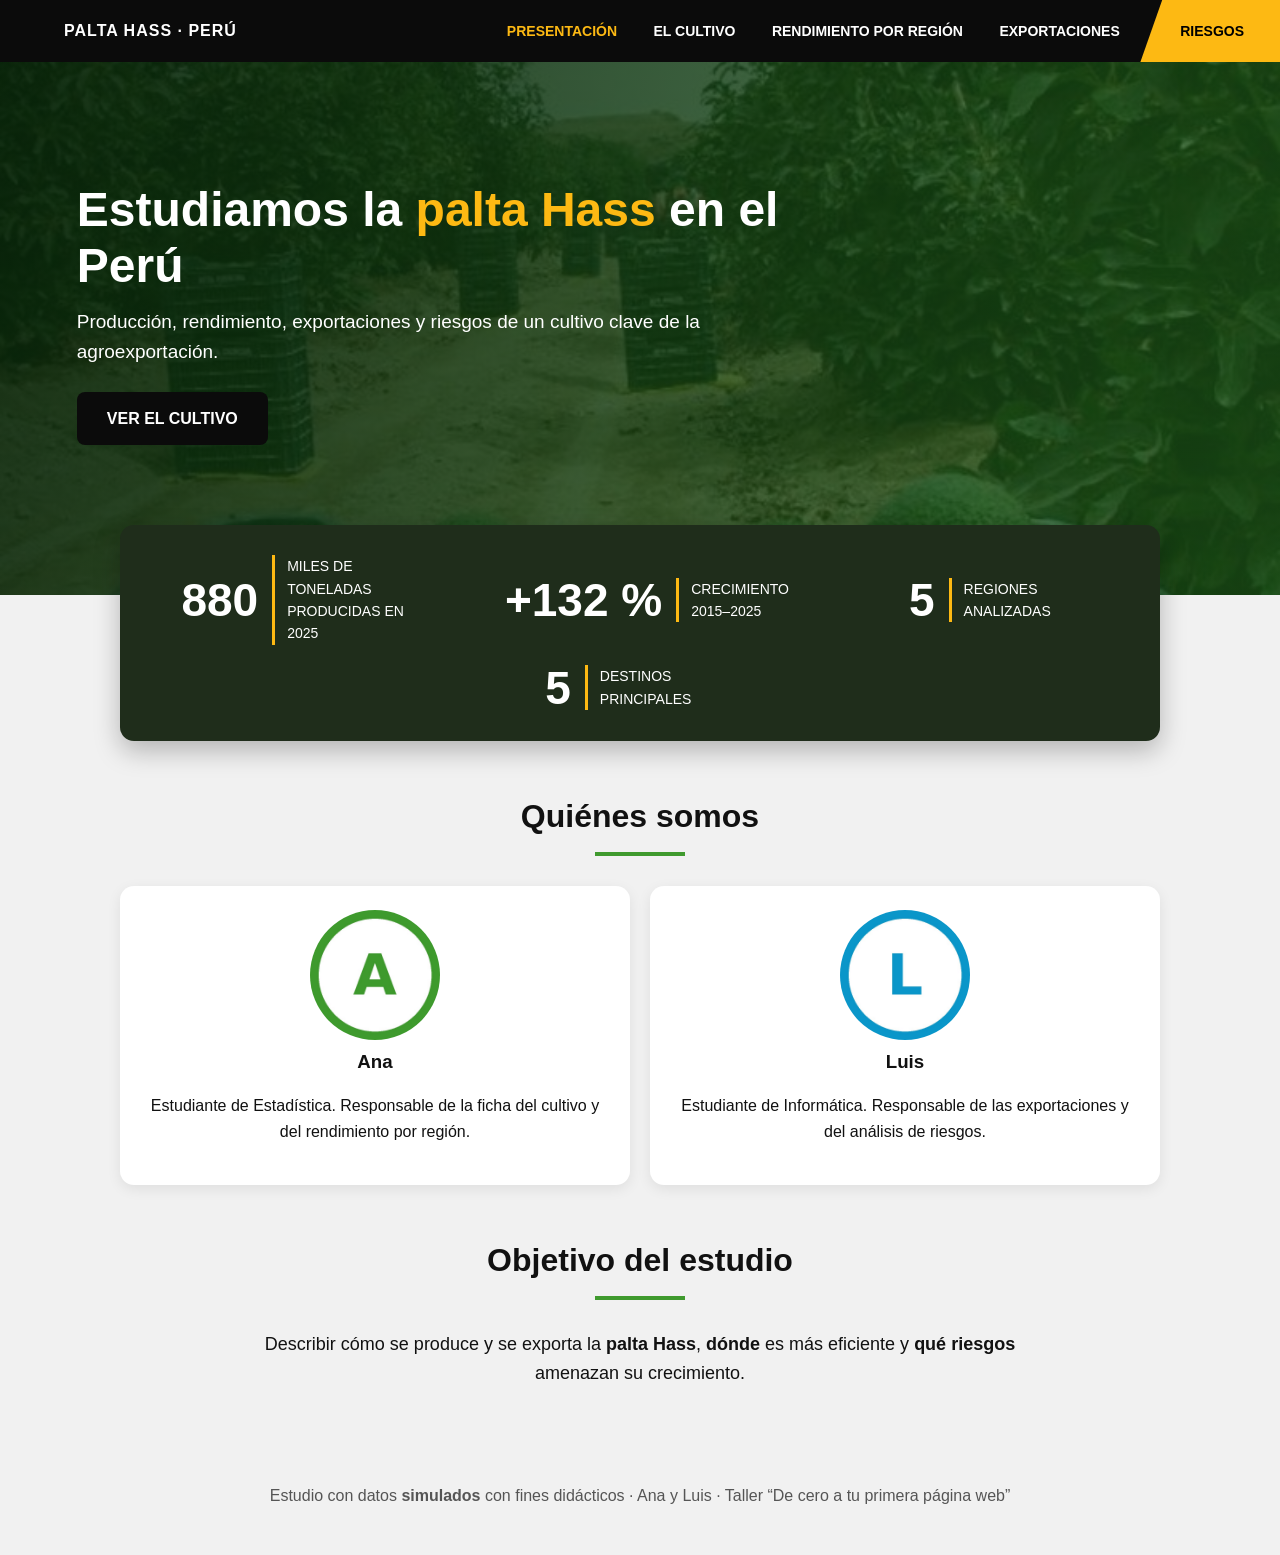
<file: index.html>
<!DOCTYPE html>
<html lang="es">
<head>
  <meta charset="UTF-8">
  <meta name="viewport" content="width=device-width, initial-scale=1.0">
  <title>Estudiamos la palta Hass en el Perú · Palta Hass</title>
  <link rel="stylesheet" href="styles.css">
</head>
<body>
  <header>
    <nav>
      <strong>PALTA HASS · PERÚ</strong>
      <div>
        <a href="index.html" class="activo">Presentación</a>
        <a href="cultivo.html">El cultivo</a>
        <a href="regiones.html">Rendimiento por región</a>
        <a href="exportaciones.html">Exportaciones</a>
        <a href="riesgos.html" class="cta">Riesgos</a>
      </div>
    </nav>
    <div class="hero inicio"><h1>Estudiamos la <span>palta Hass</span> en el Perú</h1>
      <p>Producción, rendimiento, exportaciones y riesgos de un cultivo clave de la agroexportación.</p><a class="btn" href="cultivo.html">VER EL CULTIVO</a></div>
  </header>
  <main>
    <section class="franja"><div class="cifras"><div class="cifra"><b>880</b><span>miles de toneladas producidas en 2025</span></div><div class="cifra"><b>+132 %</b><span>crecimiento 2015–2025</span></div><div class="cifra"><b>5</b><span>regiones analizadas</span></div><div class="cifra"><b>5</b><span>destinos principales</span></div></div></section>
    <section>
      <h2>Quiénes somos</h2>
      <div class="grid">
        <article class="card persona"><img src="img/foto-a.jpeg" alt="Foto de Ana"><h3>Ana</h3><p>Estudiante de Estadística. Responsable de la ficha del cultivo y del rendimiento por región.</p></article>
      <article class="card persona"><img src="img/foto-b.jpeg" alt="Foto de Luis"><h3>Luis</h3><p>Estudiante de Informática. Responsable de las exportaciones y del análisis de riesgos.</p></article>
      </div>
    </section>
    <section>
      <h2>Objetivo del estudio</h2>
      <p class="centro">Describir cómo se produce y se exporta la <strong>palta Hass</strong>, <strong>dónde</strong> es más eficiente y <strong>qué riesgos</strong> amenazan su crecimiento.</p>
    </section>
  </main>
  <footer><p>Estudio con datos <strong>simulados</strong> con fines didácticos · Ana y Luis · Taller “De cero a tu primera página web”</p></footer>
</body>
</html>
</file>
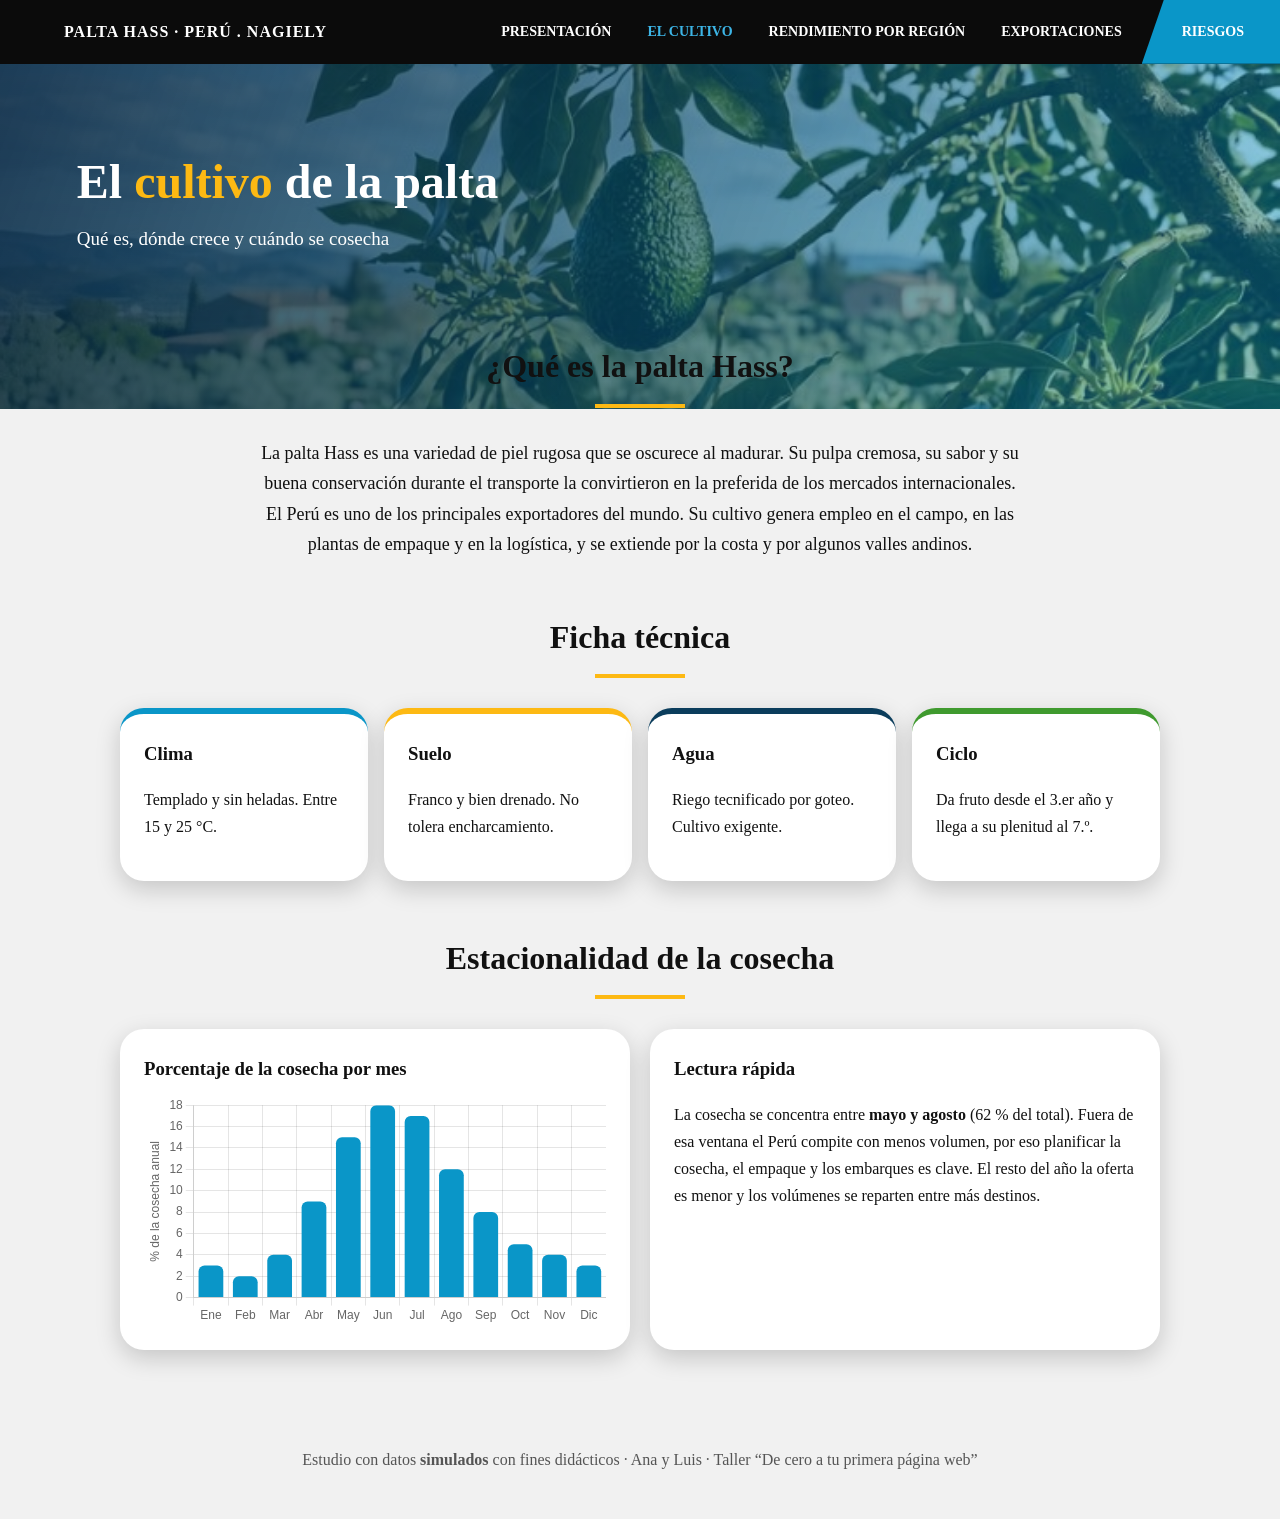
<file: cultivo.html>
<!DOCTYPE html>
<html lang="es">
<head>
  <meta charset="UTF-8">
  <meta name="viewport" content="width=device-width, initial-scale=1.0">
  <title>El cultivo de la palta · Palta Hass</title>
  <link rel="stylesheet" href="styles.css">
  <link rel="stylesheet" href="estilo-a.css">
</head>
<body>
  <header>
    <nav>
      <strong>PALTA HASS · PERÚ . NAGIELY</strong>
      <div>
        <a href="index.html">Presentación</a>
        <a href="cultivo.html" class="activo">El cultivo</a>
        <a href="regiones.html">Rendimiento por región</a>
        <a href="exportaciones.html">Exportaciones</a>
        <a href="riesgos.html" class="cta">Riesgos</a>
      </div>
    </nav>
    <div class="hero cultivo">
      <h1>El <span>cultivo</span> de la palta</h1>
      <p>Qué es, dónde crece y cuándo se cosecha</p>
    </div>
  </header>
  <main>
    <section>
      <h2>¿Qué es la palta Hass?</h2>
      <p class="centro">La palta Hass es una variedad de piel rugosa que se oscurece al madurar. Su pulpa cremosa, su sabor y su buena conservación durante el transporte la convirtieron en la preferida de los mercados internacionales.</p>
      <p class="centro">El Perú es uno de los principales exportadores del mundo. Su cultivo genera empleo en el campo, en las plantas de empaque y en la logística, y se extiende por la costa y por algunos valles andinos.</p>
    </section>
    <section>
      <h2>Ficha técnica</h2>
      <div class="grid4">
        <article class="card ficha"><h3>Clima</h3><p>Templado y sin heladas. Entre 15 y 25 °C.</p></article>
        <article class="card ficha"><h3>Suelo</h3><p>Franco y bien drenado. No tolera encharcamiento.</p></article>
        <article class="card ficha"><h3>Agua</h3><p>Riego tecnificado por goteo. Cultivo exigente.</p></article>
        <article class="card ficha"><h3>Ciclo</h3><p>Da fruto desde el 3.er año y llega a su plenitud al 7.º.</p></article>
      </div>
    </section>
    <section>
      <h2>Estacionalidad de la cosecha</h2>
      <div class="grid">
        <article class="card"><h3>Porcentaje de la cosecha por mes</h3><canvas id="c5"></canvas></article>
        <article class="card"><h3>Lectura rápida</h3><p>La cosecha se concentra entre <strong>mayo y agosto</strong> (62 % del total). Fuera de esa ventana el Perú compite con menos volumen, por eso planificar la cosecha, el empaque y los embarques es clave. El resto del año la oferta es menor y los volúmenes se reparten entre más destinos.</p></article>
      </div>
    </section>
  </main>
  <footer><p>Estudio con datos <strong>simulados</strong> con fines didácticos · Ana y Luis · Taller “De cero a tu primera página web”</p></footer>
  <script src="js/chart.umd.js"></script>
  <script src="script.js"></script>
</body>
</html>
</file>
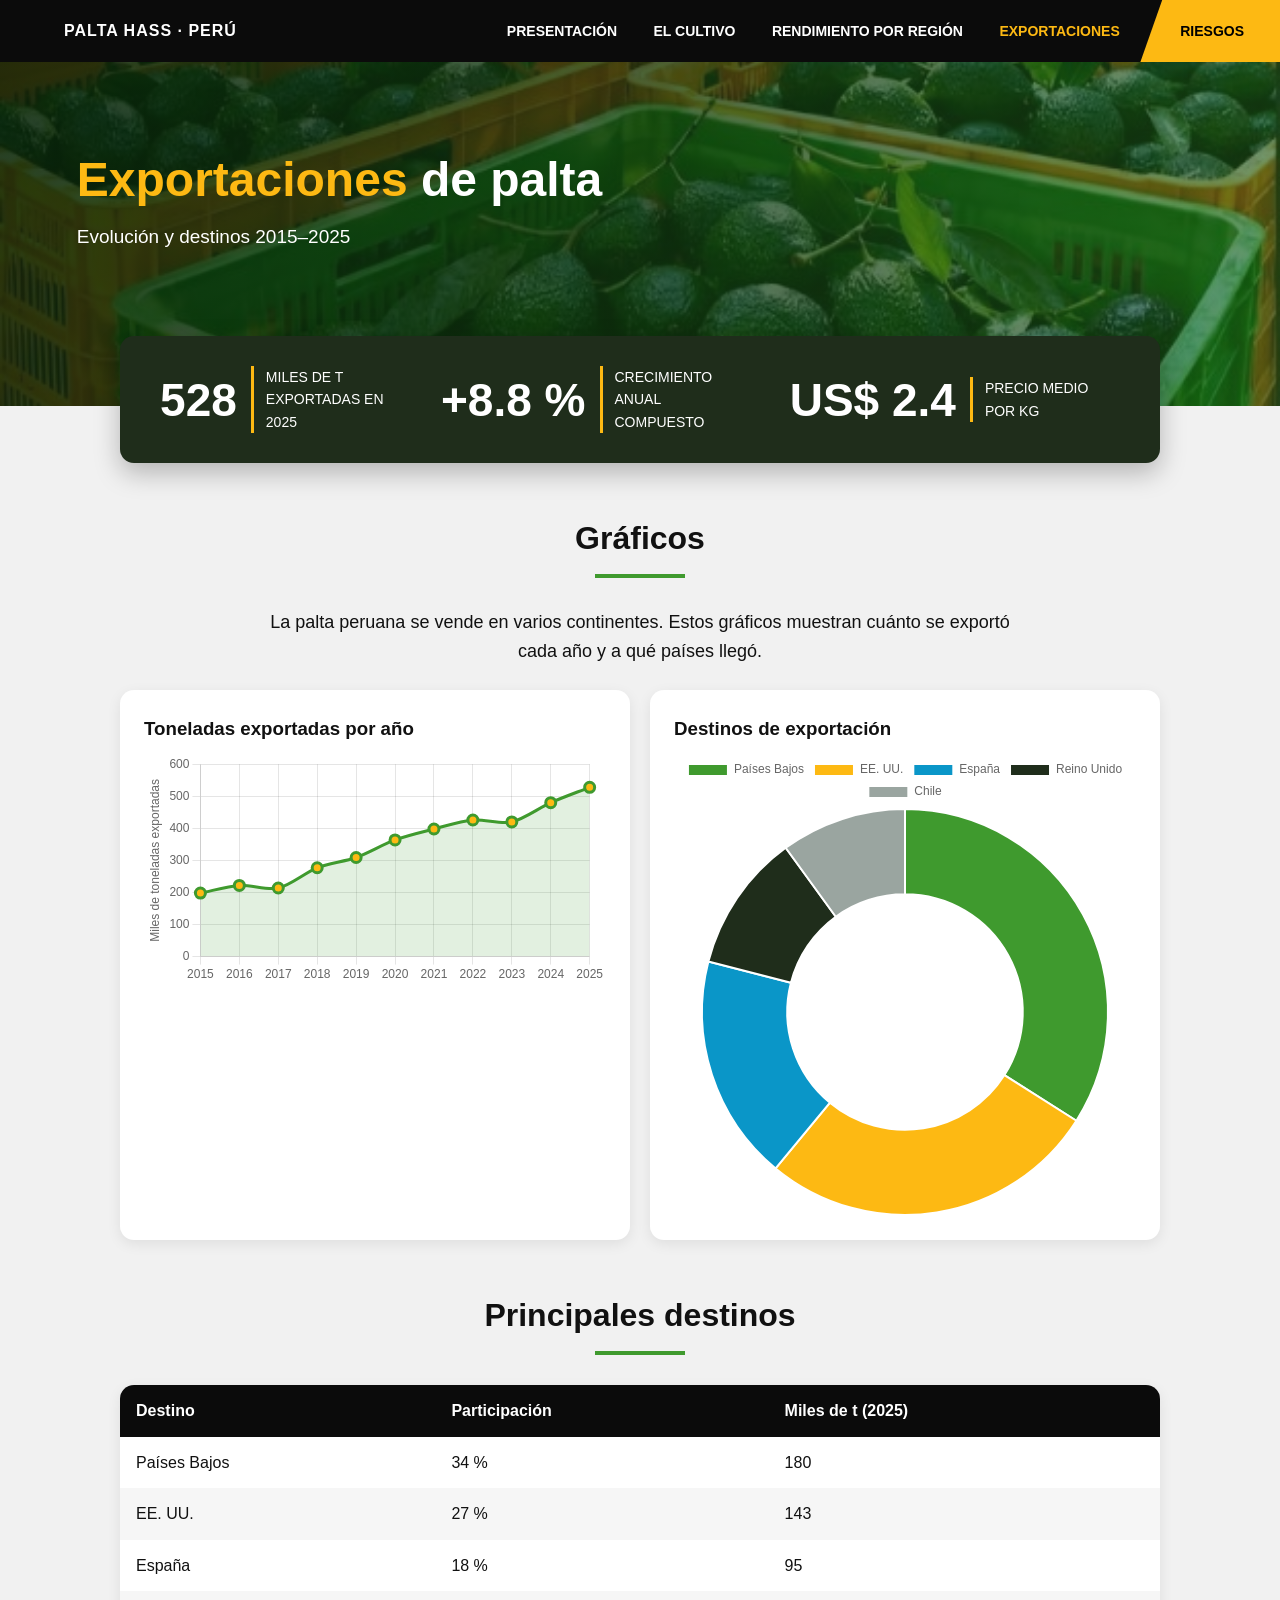
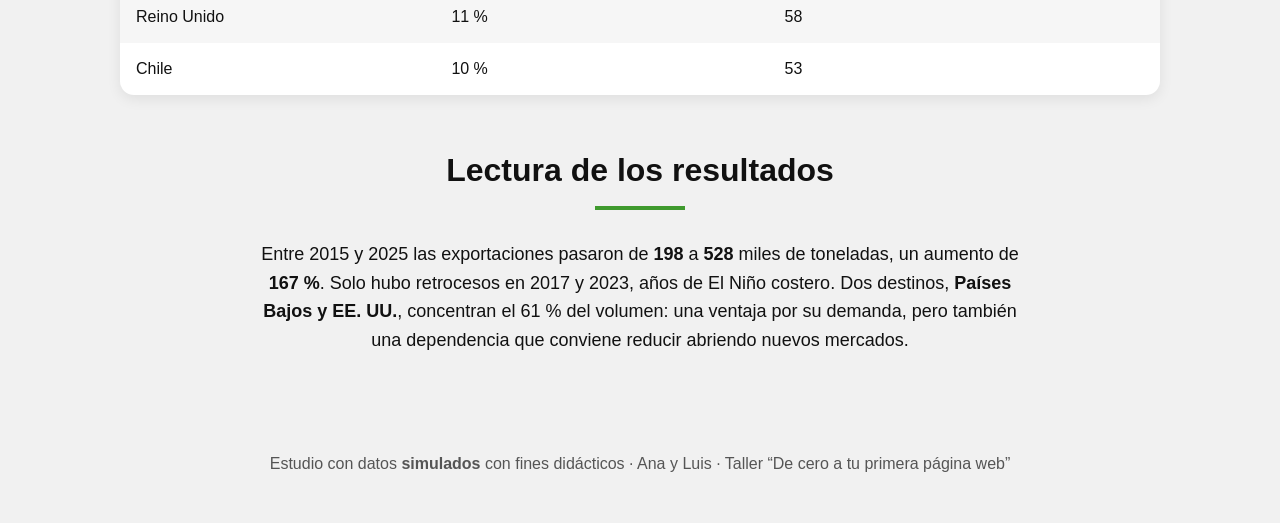
<file: exportaciones.html>
<!DOCTYPE html>
<html lang="es">
<head>
  <meta charset="UTF-8">
  <meta name="viewport" content="width=device-width, initial-scale=1.0">
  <title>Exportaciones de palta · Palta Hass</title>
  <link rel="stylesheet" href="styles.css">
</head>
<body>
  <header>
    <nav>
      <strong>PALTA HASS · PERÚ</strong>
      <div>
        <a href="index.html">Presentación</a>
        <a href="cultivo.html">El cultivo</a>
        <a href="regiones.html">Rendimiento por región</a>
        <a href="exportaciones.html" class="activo">Exportaciones</a>
        <a href="riesgos.html" class="cta">Riesgos</a>
      </div>
    </nav>
    <div class="hero exportaciones">
      <h1><span>Exportaciones</span> de palta</h1>
      <p>Evolución y destinos 2015–2025</p>
    </div>
  </header>
  <main>
    <section class="franja"><div class="cifras"><div class="cifra"><b>528</b><span>miles de t exportadas en 2025</span></div><div class="cifra"><b>+8.8 %</b><span>crecimiento anual compuesto</span></div><div class="cifra"><b>US$ 2.4</b><span>precio medio por kg</span></div></div></section>
    <section>
      <h2>Gráficos</h2>
      <p class="centro">La palta peruana se vende en varios continentes. Estos gráficos muestran cuánto se exportó cada año y a qué países llegó.</p>
      <div class="grid">
        <article class="card"><h3>Toneladas exportadas por año</h3><canvas id="c1"></canvas></article>
        <article class="card"><h3>Destinos de exportación</h3><canvas id="c2"></canvas></article>
      </div>
    </section>
    <section>
      <h2>Principales destinos</h2>
      <div class="tabla"><table><thead><tr><th>Destino</th><th>Participación</th><th>Miles de t (2025)</th></tr></thead><tbody><tr><td>Países Bajos</td><td>34 %</td><td>180</td></tr><tr><td>EE. UU.</td><td>27 %</td><td>143</td></tr><tr><td>España</td><td>18 %</td><td>95</td></tr><tr><td>Reino Unido</td><td>11 %</td><td>58</td></tr><tr><td>Chile</td><td>10 %</td><td>53</td></tr></tbody></table></div>
    </section>
    <section>
      <h2>Lectura de los resultados</h2>
      <p class="centro">Entre 2015 y 2025 las exportaciones pasaron de <strong>198</strong> a <strong>528</strong> miles de toneladas, un aumento de <strong>167 %</strong>. Solo hubo retrocesos en 2017 y 2023, años de El Niño costero. Dos destinos, <strong>Países Bajos y EE. UU.</strong>, concentran el 61 % del volumen: una ventaja por su demanda, pero también una dependencia que conviene reducir abriendo nuevos mercados.</p>
    </section>
  </main>
  <footer><p>Estudio con datos <strong>simulados</strong> con fines didácticos · Ana y Luis · Taller “De cero a tu primera página web”</p></footer>
  <script src="js/chart.umd.js"></script>
  <script src="script.js"></script>
</body>
</html>
</file>
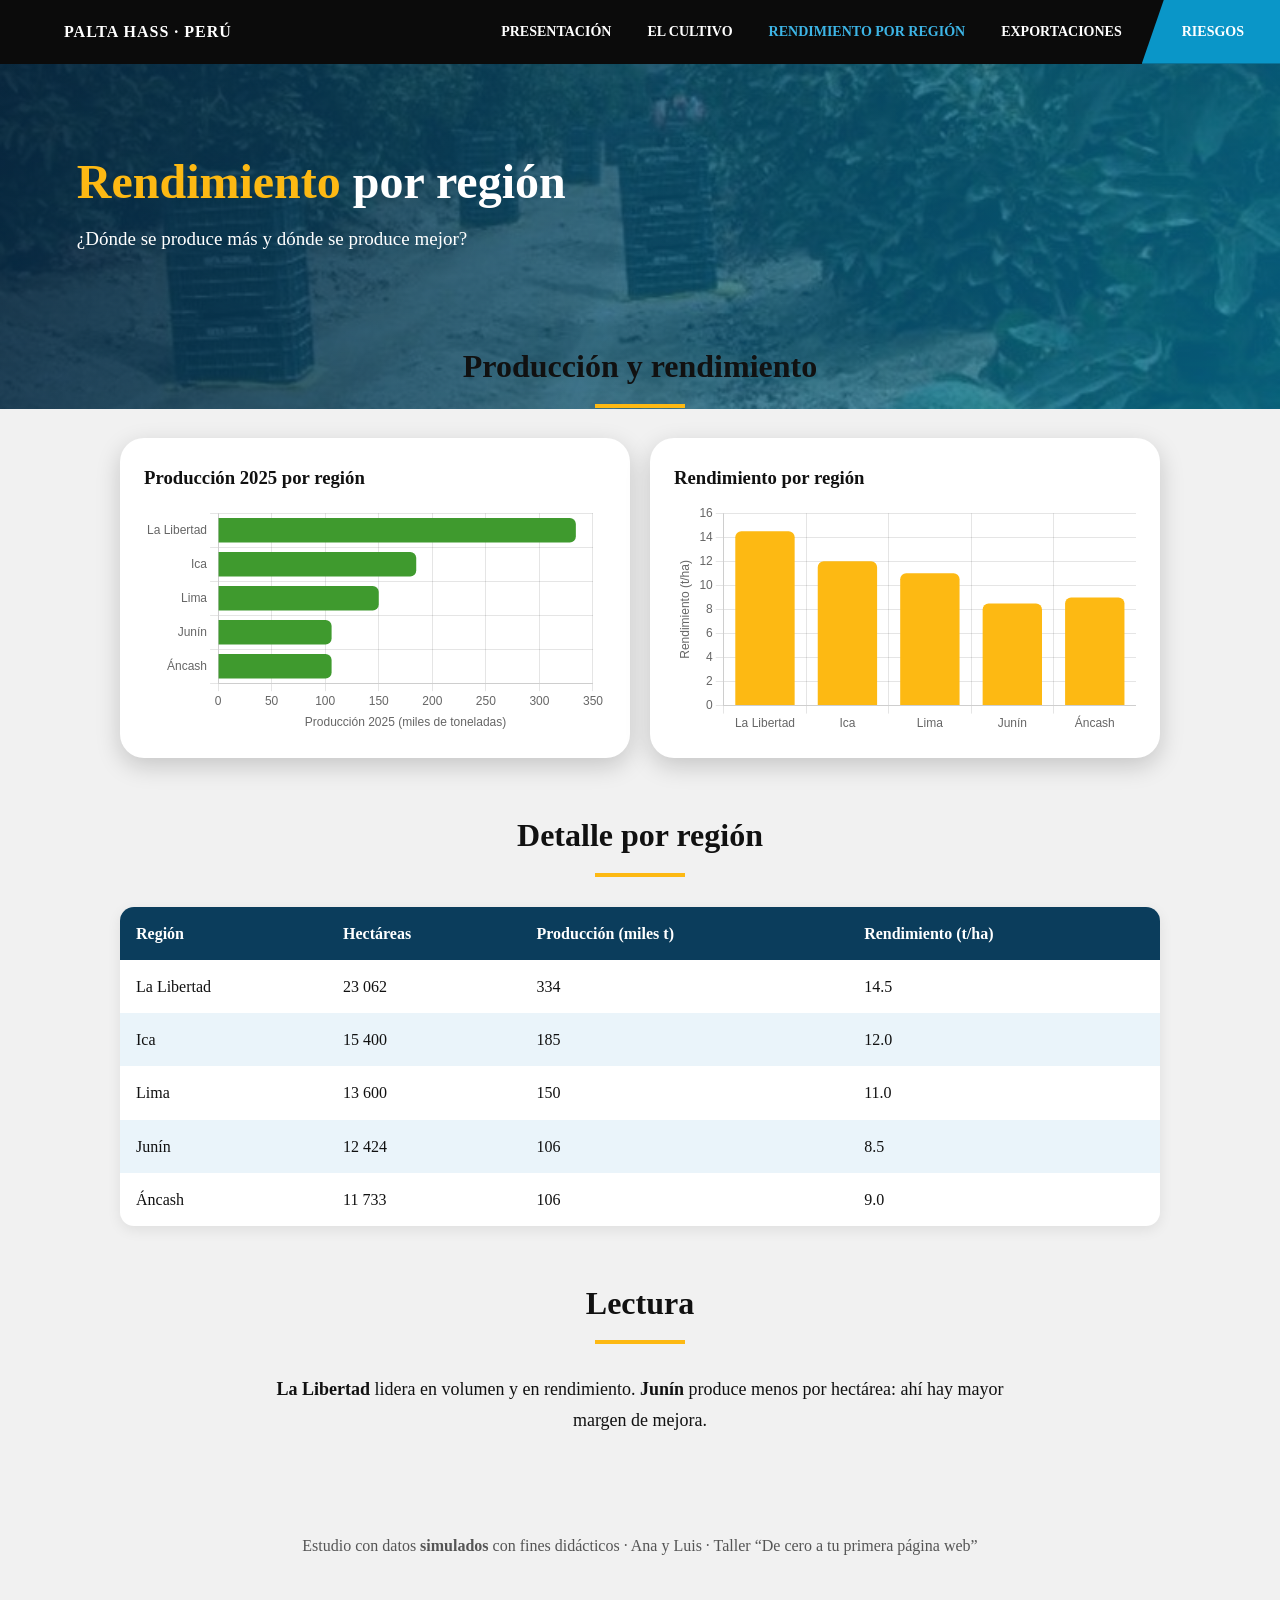
<file: regiones.html>
<!DOCTYPE html>
<html lang="es">
<head>
  <meta charset="UTF-8">
  <meta name="viewport" content="width=device-width, initial-scale=1.0">
  <title>Rendimiento por región · Palta Hass</title>
  <link rel="stylesheet" href="styles.css">
  <link rel="stylesheet" href="estilo-a.css">
</head>
<body>
  <header>
    <nav>
      <strong>PALTA HASS · PERÚ</strong>
      <div>
        <a href="index.html">Presentación</a>
        <a href="cultivo.html">El cultivo</a>
        <a href="regiones.html" class="activo">Rendimiento por región</a>
        <a href="exportaciones.html">Exportaciones</a>
        <a href="riesgos.html" class="cta">Riesgos</a>
      </div>
    </nav>
    <div class="hero">
      <h1><span>Rendimiento</span> por región</h1>
      <p>¿Dónde se produce más y dónde se produce mejor?</p>
    </div>
  </header>
  <main>
    <section>
      <h2>Producción y rendimiento</h2>
      <div class="grid">
        <article class="card"><h3>Producción 2025 por región</h3><canvas id="c3"></canvas></article>
        <article class="card"><h3>Rendimiento por región</h3><canvas id="c4"></canvas></article>
      </div>
    </section>
    <section>
      <h2>Detalle por región</h2>
      <div class="tabla"><table><thead><tr><th>Región</th><th>Hectáreas</th><th>Producción (miles t)</th><th>Rendimiento (t/ha)</th></tr></thead><tbody><tr><td>La Libertad</td><td>23 062</td><td>334</td><td>14.5</td></tr><tr><td>Ica</td><td>15 400</td><td>185</td><td>12.0</td></tr><tr><td>Lima</td><td>13 600</td><td>150</td><td>11.0</td></tr><tr><td>Junín</td><td>12 424</td><td>106</td><td>8.5</td></tr><tr><td>Áncash</td><td>11 733</td><td>106</td><td>9.0</td></tr></tbody></table></div>
    </section>
    <section>
      <h2>Lectura</h2>
      <p class="centro"><strong>La Libertad</strong> lidera en volumen y en rendimiento. <strong>Junín</strong> produce menos por hectárea: ahí hay mayor margen de mejora.</p>
    </section>
  </main>
  <footer><p>Estudio con datos <strong>simulados</strong> con fines didácticos · Ana y Luis · Taller “De cero a tu primera página web”</p></footer>
  <script src="js/chart.umd.js"></script>
  <script src="script.js"></script>
</body>
</html>
</file>
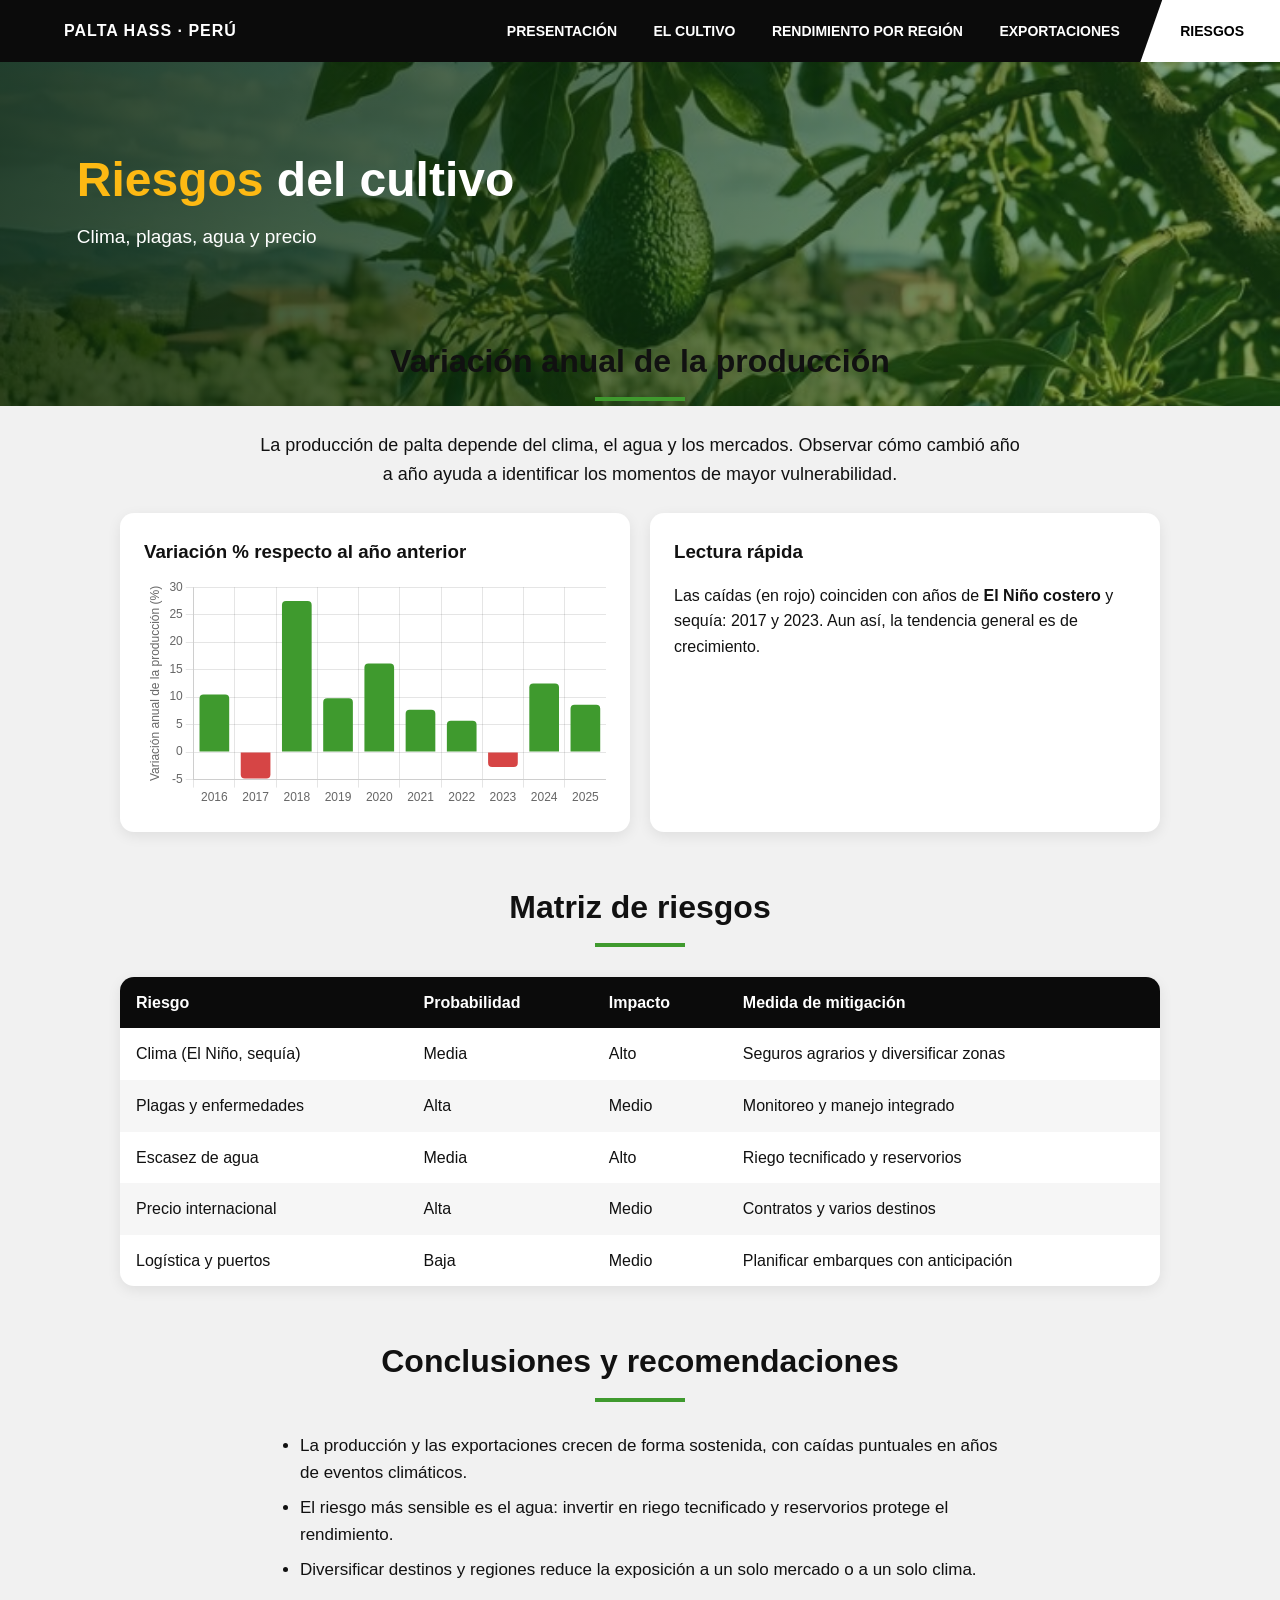
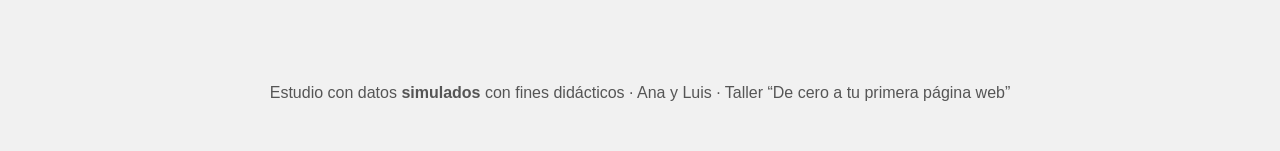
<file: riesgos.html>
<!DOCTYPE html>
<html lang="es">
<head>
  <meta charset="UTF-8">
  <meta name="viewport" content="width=device-width, initial-scale=1.0">
  <title>Riesgos del cultivo · Palta Hass</title>
  <link rel="stylesheet" href="styles.css">
</head>
<body>
  <header>
    <nav>
      <strong>PALTA HASS · PERÚ</strong>
      <div>
        <a href="index.html">Presentación</a>
        <a href="cultivo.html">El cultivo</a>
        <a href="regiones.html">Rendimiento por región</a>
        <a href="exportaciones.html">Exportaciones</a>
        <a href="riesgos.html" class="activo cta">Riesgos</a>
      </div>
    </nav>
    <div class="hero riesgos">
      <h1><span>Riesgos</span> del cultivo</h1>
      <p>Clima, plagas, agua y precio</p>
    </div>
  </header>
  <main>
    <section>
      <h2>Variación anual de la producción</h2>
      <p class="centro">La producción de palta depende del clima, el agua y los mercados. Observar cómo cambió año a año ayuda a identificar los momentos de mayor vulnerabilidad.</p>
      <div class="grid">
        <article class="card"><h3>Variación % respecto al año anterior</h3><canvas id="c6"></canvas></article>
        <article class="card"><h3>Lectura rápida</h3><p>Las caídas (en rojo) coinciden con años de <strong>El Niño costero</strong> y sequía: 2017 y 2023. Aun así, la tendencia general es de crecimiento.</p></article>
      </div>
    </section>
    <section>
      <h2>Matriz de riesgos</h2>
      <div class="tabla"><table><thead><tr><th>Riesgo</th><th>Probabilidad</th><th>Impacto</th><th>Medida de mitigación</th></tr></thead><tbody><tr><td>Clima (El Niño, sequía)</td><td>Media</td><td>Alto</td><td>Seguros agrarios y diversificar zonas</td></tr><tr><td>Plagas y enfermedades</td><td>Alta</td><td>Medio</td><td>Monitoreo y manejo integrado</td></tr><tr><td>Escasez de agua</td><td>Media</td><td>Alto</td><td>Riego tecnificado y reservorios</td></tr><tr><td>Precio internacional</td><td>Alta</td><td>Medio</td><td>Contratos y varios destinos</td></tr><tr><td>Logística y puertos</td><td>Baja</td><td>Medio</td><td>Planificar embarques con anticipación</td></tr></tbody></table></div>
    </section>
    <section>
      <h2>Conclusiones y recomendaciones</h2>
      <ul class="objetivos">
        <li>La producción y las exportaciones crecen de forma sostenida, con caídas puntuales en años de eventos climáticos.</li>
        <li>El riesgo más sensible es el agua: invertir en riego tecnificado y reservorios protege el rendimiento.</li>
        <li>Diversificar destinos y regiones reduce la exposición a un solo mercado o a un solo clima.</li>
      </ul>
    </section>
  </main>
  <footer><p>Estudio con datos <strong>simulados</strong> con fines didácticos · Ana y Luis · Taller “De cero a tu primera página web”</p></footer>
  <script src="js/chart.umd.js"></script>
  <script src="script.js"></script>
</body>
</html>
</file>
<file: styles.css>
* { box-sizing: border-box; }
body { margin: 0; font-family: 'Segoe UI', Arial, sans-serif; line-height: 1.6; background: #F1F1F1; color: #111; }
header { background: #0B0B0B; }
nav { position: sticky; top: 0; z-index: 5; display: flex; flex-wrap: wrap; align-items: center; justify-content: space-between; gap: 8px 20px; padding: 0 0 0 5%; background: #0B0B0B; }
nav strong { color: white; letter-spacing: 1px; }
nav a { display: inline-block; color: white; text-decoration: none; font-weight: 700; text-transform: uppercase; font-size: 14px; padding: 20px 16px; }
nav a:hover, nav a.activo { color: #FDB913; }
nav a.cta { background: #FDB913; color: #000; padding-left: 40px; padding-right: 36px; clip-path: polygon(22px 0, 100% 0, 100% 100%, 0 100%); }
nav a.cta.activo { background: white; }
.hero { padding: 90px 6% 130px; color: white; background: linear-gradient(110deg, rgba(8, 36, 10, .92), rgba(30, 90, 25, .70)), url("img/portada.jpeg") center / cover no-repeat; }
.hero.inicio { padding-top: 120px; padding-bottom: 150px; }
.hero h1 { font-size: 48px; line-height: 1.15; margin: 0 0 14px; max-width: 800px; }
.hero h1 span { color: #FDB913; }
.hero p { font-size: 19px; max-width: 640px; margin: 0 0 24px; }
.btn { display: inline-block; background: #0B0B0B; color: white; padding: 14px 30px; border-radius: 8px; font-weight: 800; text-decoration: none; }
main { max-width: 1080px; margin: -70px auto 0; padding: 0 20px; position: relative; }
section { margin-bottom: 50px; }
h2 { text-align: center; font-size: 32px; margin: 0 0 30px; }
h2::after { content: ''; display: block; width: 90px; height: 4px; background: #3F9A2E; margin: 10px auto 0; }
.franja { background: #1F2D1B; border-radius: 14px; padding: 30px; box-shadow: 0 10px 26px rgba(0, 0, 0, .25); }
.cifras { display: flex; flex-wrap: wrap; justify-content: space-around; gap: 20px; }
.cifra { display: flex; align-items: center; gap: 14px; color: white; }
.cifra b { font-size: 46px; line-height: 1; }
.cifra span { border-left: 3px solid #FDB913; padding-left: 12px; text-transform: uppercase; font-size: 14px; max-width: 150px; }
.grid { display: grid; grid-template-columns: repeat(2, 1fr); gap: 20px; }
.grid4 { display: grid; grid-template-columns: repeat(4, 1fr); gap: 16px; }
.card { background: white; padding: 24px; border-radius: 14px; box-shadow: 0 4px 14px rgba(0, 0, 0, .08); }
.card h3 { margin: 0 0 10px; }
.ficha { border-top: 6px solid #3F9A2E; }
.ficha:nth-child(2) { border-color: #e7ac23; } .ficha:nth-child(3) { border-color: #0A96C8; } .ficha:nth-child(4) { border-color: #1F2D1B; }
.persona { text-align: center; }
.persona img { width: 130px; border-radius: 50%; }
.centro { text-align: center; max-width: 760px; margin: 0 auto; font-size: 18px; }
.tabla { overflow-x: auto; background: white; border-radius: 14px; box-shadow: 0 4px 14px rgba(0, 0, 0, .08); }
table { width: 100%; border-collapse: collapse; }
th { background: #0B0B0B; color: white; text-align: left; }
th, td { padding: 13px 16px; }
tbody tr:nth-child(even) { background: #F6F6F6; }
footer { text-align: center; padding: 30px; color: #555; }
@media (max-width: 800px) { .grid, .grid4 { grid-template-columns: 1fr 1fr; } .hero h1 { font-size: 32px; } nav a { padding: 12px 10px; } }
@media (max-width: 500px) { .grid, .grid4 { grid-template-columns: 1fr; } }
.objetivos { max-width: 760px; margin: 20px auto 0; font-size: 17px; }
.objetivos li { margin-bottom: 8px; }
.centro + .grid, .centro + .grid4 { margin-top: 24px; }
.hero.cultivo { background: linear-gradient(110deg, rgba(8, 36, 10, .85), rgba(30, 90, 25, .50)), url("img/palta-arbol.jpeg") center / cover no-repeat; }
.hero.exportaciones { background: linear-gradient(110deg, rgba(8, 36, 10, .88), rgba(30, 90, 25, .60)), url("img/cajas.jpeg") center 65% / cover no-repeat; }
.hero.riesgos { background: linear-gradient(110deg, rgba(8, 36, 10, .85), rgba(30, 90, 25, .50)), url("img/palta-arbol.jpeg") center / cover no-repeat; }
</file>
<file: estilo-a.css>
/* =====================================================
   estilo-a.css  ·  Persona A  (cultivo.html, regiones.html)
   Se carga DESPUÉS de styles.css, así que lo que escribas aquí GANA.
   Idea de diseño: "azul agua". Cambiamos el verde por azules y
   dejamos el amarillo como detalle.
   Estructura de cada regla:  selector { propiedad: valor; }
   ===================================================== */


/* ---------- RETO 1: portada azul ----------
   Ojo: la portada de regiones usa solo .hero, pero la de cultivo usa
   .hero.cultivo (más específica). Por eso hay dos reglas.
   Usamos background-image (no background) y repetimos url(...)
   para conservar la foto; el tamaño y la posición vienen de styles.css. */
.hero {
  background-image:
    linear-gradient(110deg, rgba(8, 40, 66, .92), rgba(10, 150, 200, .60)),
    url("img/portada.jpeg");
}
.hero.cultivo {
  background-image:
    linear-gradient(110deg, rgba(8, 40, 66, .88), rgba(10, 150, 200, .45)),
    url("img/palta-arbol.jpeg");
}


/* ---------- RETO 2: raya bajo los títulos ---------- */
h2::after {
  background: #FDB913;
}


/* ---------- RETO 3: tarjetas más redondas ---------- */
.card {
  border-radius: 24px;
  box-shadow: 0 8px 24px rgba(0, 0, 0, .18);
}

/* Las 4 fichas de cultivo.html: cambiamos el color de la raya de arriba.
   Usamos los mismos selectores que styles.css; como van después, ganan. */
.ficha                { border-color: #0A96C8; }
.ficha:nth-child(2)   { border-color: #FDB913; }
.ficha:nth-child(3)   { border-color: #0B3D5C; }
.ficha:nth-child(4)   { border-color: #3F9A2E; }


/* ---------- RETO 4: color del menú ---------- */
nav a:hover,
nav a.activo {
  color: #3DB5E6;
}

/* El botón diagonal del menú también cambia de color */
nav a.cta         { background: #0A96C8; color: #fff; }
nav a.cta:hover   { background: #fff;    color: #000; }
nav a.cta.activo  { background: #fff;    color: #000; }


/* ---------- RETO 5: otra tipografía ---------- */
body {
  font-family: Georgia, 'Times New Roman', serif;
  line-height: 1.7;
}


/* ---------- EXTRA: tablas (regiones.html) ---------- */
th {
  background: #0B3D5C;
}
tbody tr:nth-child(even) {
  background: #EAF4FA;
}


/* ---------- TU TURNO ----------
   Cambia los colores de arriba por los que tú quieras.
   Prueba valores en vivo con F12 (inspector) antes de escribirlos. */
</file>
